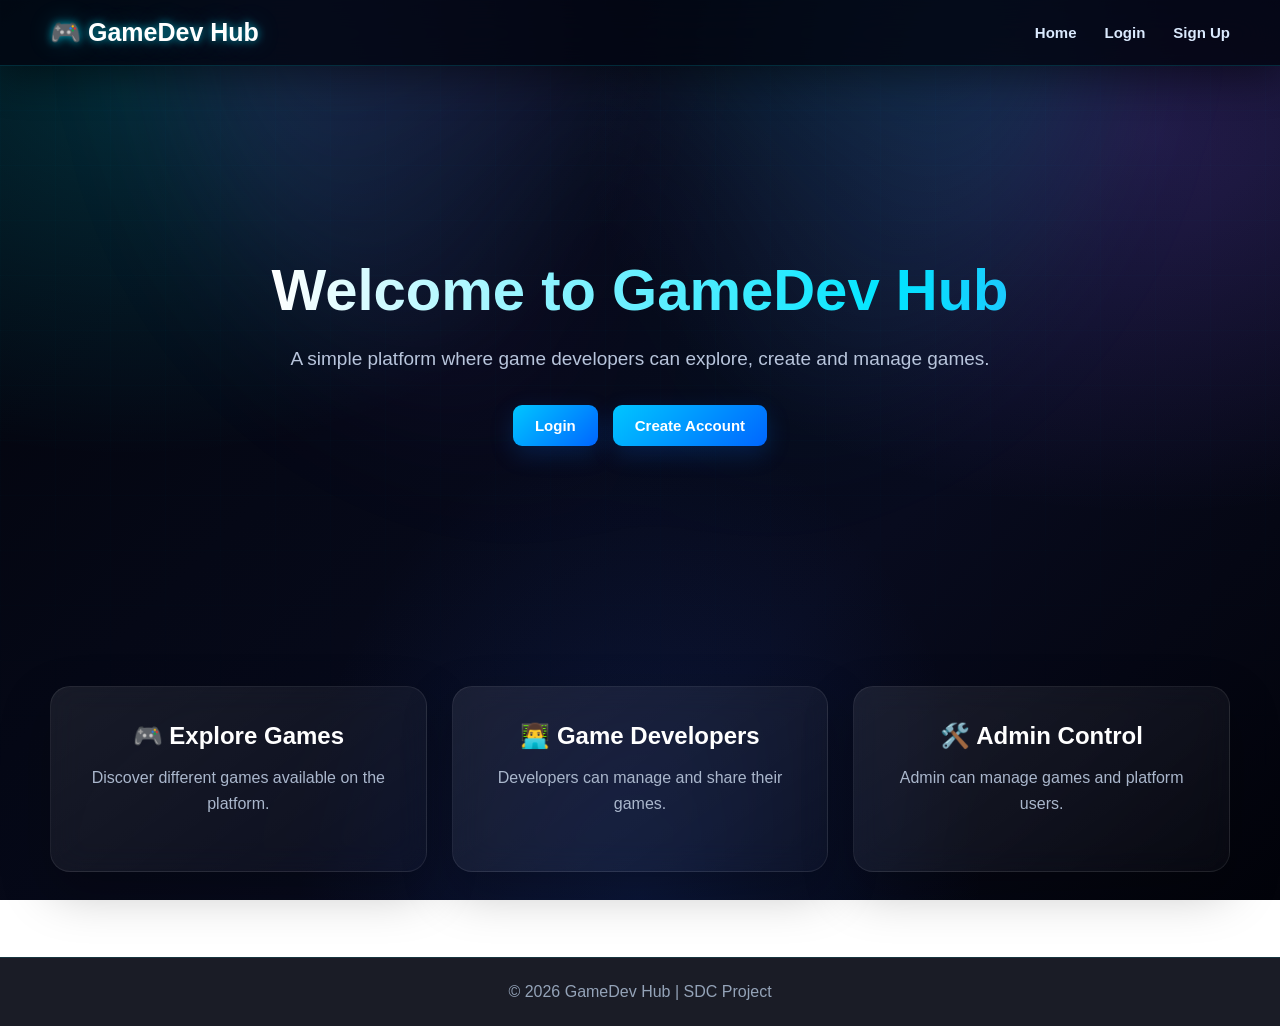
<file: index.html>
<!DOCTYPE html>
<html lang="en">
<head>
    <meta charset="UTF-8">
    <meta name="viewport" content="width=device-width, initial-scale=1.0">
    <title>GameDev Hub</title>
    <link rel="stylesheet" href="style.css">
</head>

<body>

    <header>
        <div class="logo">🎮 GameDev Hub</div>

        <nav>
            <a href="index.html">Home</a>
            <a href="login.html">Login</a>
            <a href="signup.html">Sign Up</a>
        </nav>
    </header>

    <main class="hero">

        <div class="hero-content">
            <h1>Welcome to GameDev Hub</h1>

            <p>
                A simple platform where game developers can
                explore, create and manage games.
            </p>

            <div class="buttons">
                <button onclick="goToLogin()">Login</button>
                <button onclick="goToSignup()">Create Account</button>
            </div>
        </div>

    </main>

    <section class="features">

        <div class="feature-card">
            <h2>🎮 Explore Games</h2>
            <p>Discover different games available on the platform.</p>
        </div>

        <div class="feature-card">
            <h2>👨‍💻 Game Developers</h2>
            <p>Developers can manage and share their games.</p>
        </div>

        <div class="feature-card">
            <h2>🛠️ Admin Control</h2>
            <p>Admin can manage games and platform users.</p>
        </div>

    </section>

    <footer>
        <p>© 2026 GameDev Hub | SDC Project</p>
    </footer>

    <script>
        function goToLogin() {
            window.location.href = "login.html";
        }

        function goToSignup() {
            window.location.href = "signup.html";
        }
    </script>

</body>
</html>
</file>
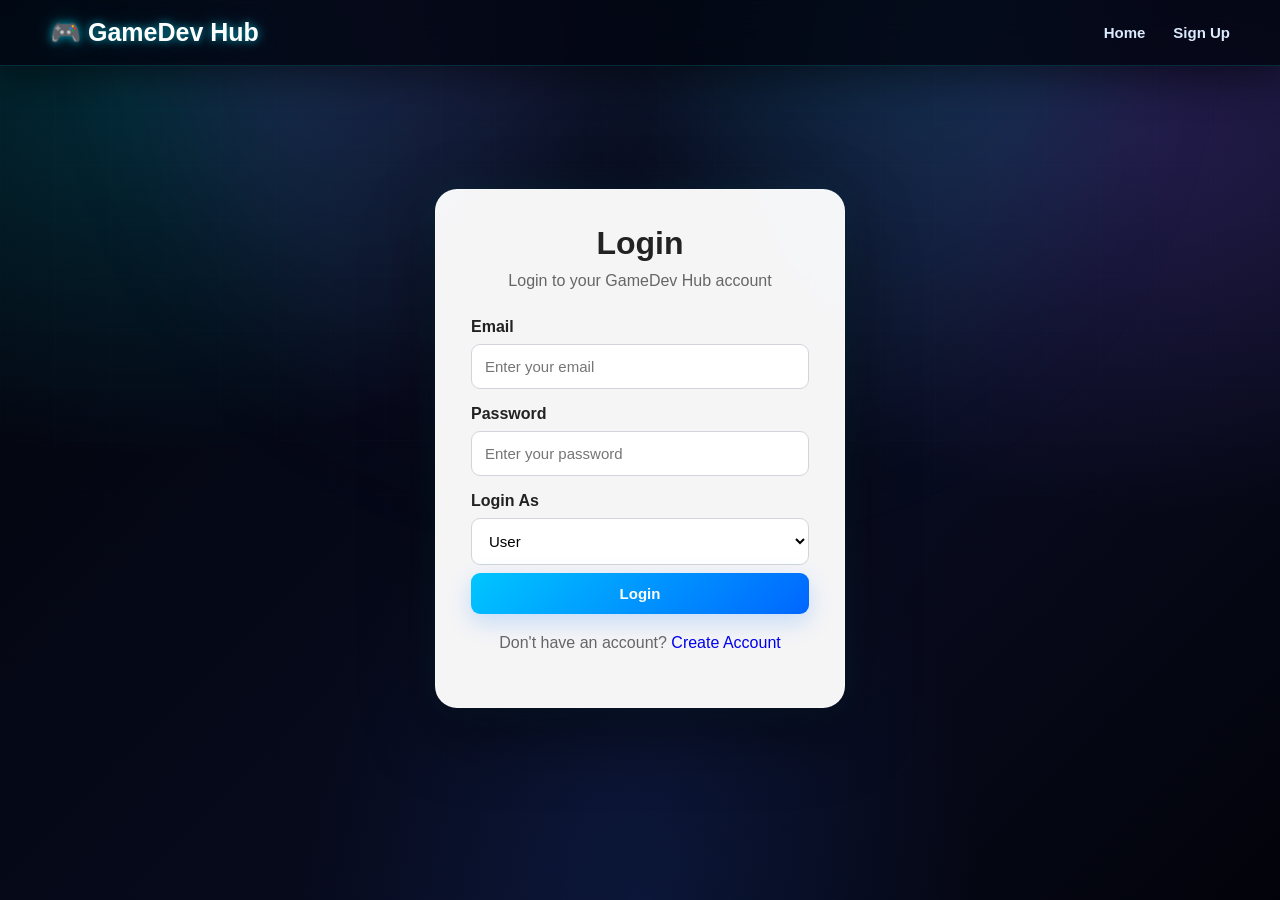
<file: admin.html>
<!DOCTYPE html>
<html lang="en">

<head>

    <meta charset="UTF-8">

    <meta name="viewport"
          content="width=device-width, initial-scale=1.0">

    <title>Admin Dashboard - GameDev Hub</title>

    <link rel="stylesheet" href="style.css">

</head>


<body>


<!-- =========================================
     HEADER
========================================= -->

<header>

    <div class="logo">
        🎮 GameDev Hub
    </div>

    <nav>

        <a href="admin.html">
            Dashboard
        </a>

        <a href="index.html"
           onclick="logout()">
            Logout
        </a>

    </nav>

</header>



<!-- =========================================
     ADMIN DASHBOARD
========================================= -->

<main class="admin-container">


    <!-- HEADER -->

    <div class="admin-heading">

        <div>

            <div class="admin-badge">
                ⚡ ADMIN CONTROL CENTER
            </div>

            <h1>
                Admin Dashboard
            </h1>

            <p>
                Manage games, tournaments and registered users.
            </p>

        </div>

    </div>



    <!-- =====================================
         STATS
    ====================================== -->

    <section class="admin-stats">


        <div class="stat-card">

            <div class="stat-icon">
                🎮
            </div>

            <div>

                <span>
                    Total Games
                </span>

                <strong id="gameCount">
                    0
                </strong>

            </div>

        </div>



        <div class="stat-card">

            <div class="stat-icon">
                🏆
            </div>

            <div>

                <span>
                    Tournaments
                </span>

                <strong id="matchCount">
                    0
                </strong>

            </div>

        </div>



        <div class="stat-card">

            <div class="stat-icon">
                👥
            </div>

            <div>

                <span>
                    Registered Users
                </span>

                <strong id="userCount">
                    0
                </strong>

            </div>

        </div>


    </section>



    <!-- =====================================
         ADMIN GRID
    ====================================== -->

    <section class="admin-grid">


        <!-- =================================
             ADD GAME
        ================================== -->

        <div class="admin-card">

            <div class="card-icon">
                🎮
            </div>

            <h2>
                Add New Game
            </h2>

            <p class="card-description">
                Add a new game to the GameDev Hub platform.
            </p>


            <form onsubmit="addGame(event)">


                <input
                    type="text"
                    id="gameName"
                    placeholder="Game Name"
                    required
                >


                <input
                    type="text"
                    id="developer"
                    placeholder="Developer Name"
                    required
                >


                <input
                    type="text"
                    id="genre"
                    placeholder="Genre"
                    required
                >


                <button type="submit">
                    ➕ Add Game
                </button>


            </form>

        </div>



        <!-- =================================
             CREATE MATCH
        ================================== -->

        <div class="admin-card match-admin-card">

            <div class="card-icon match-icon">
                🏆
            </div>

            <h2>
                Create Tournament
            </h2>

            <p class="card-description">
                Create a new gaming tournament with prize pool and venue.
            </p>


            <form onsubmit="createMatch(event)">


                <input
                    type="text"
                    id="matchName"
                    placeholder="Tournament Name"
                    required
                >


                <input
                    type="text"
                    id="matchGame"
                    placeholder="Game Name e.g. BGMI"
                    required
                >


                <div class="form-row">

                    <input
                        type="number"
                        id="prizePool"
                        placeholder="Prize Pool ₹"
                        min="0"
                        required
                    >


                    <input
                        type="number"
                        id="entryFee"
                        placeholder="Entry Fee ₹"
                        min="0"
                        required
                    >

                </div>


                <input
                    type="text"
                    id="venue"
                    placeholder="Venue"
                    required
                >


                <div class="form-row">

                    <input
                        type="date"
                        id="matchDate"
                        required
                    >


                    <input
                        type="time"
                        id="matchTime"
                        required
                    >

                </div>


                <input
                    type="number"
                    id="maxPlayers"
                    placeholder="Maximum Players"
                    min="1"
                    required
                >


                <button
                    type="submit"
                    class="create-match-btn">

                    🏆 Create Tournament

                </button>


            </form>

        </div>



        <!-- =================================
             GAMES
        ================================== -->

        <div class="admin-card">

            <div class="card-icon">
                🎮
            </div>

            <h2>
                Available Games
            </h2>

            <div id="gameList">

            </div>

        </div>



        <!-- =================================
             MATCHES
        ================================== -->

        <div class="admin-card">

            <div class="card-icon">
                🏆
            </div>

            <h2>
                Tournaments
            </h2>

            <div id="matchList">

            </div>

        </div>



        <!-- =================================
             USERS
        ================================== -->

        <div class="admin-card admin-wide">

            <div class="card-icon">
                👥
            </div>

            <h2>
                Registered Users
            </h2>

            <div id="userList">

            </div>

        </div>


    </section>


</main>



<!-- =========================================
     FOOTER
========================================= -->

<footer>

    <p>
        © 2026 GameDev Hub | SDC Project
    </p>

</footer>



<script src="script.js"></script>


</body>

</html>
</file>
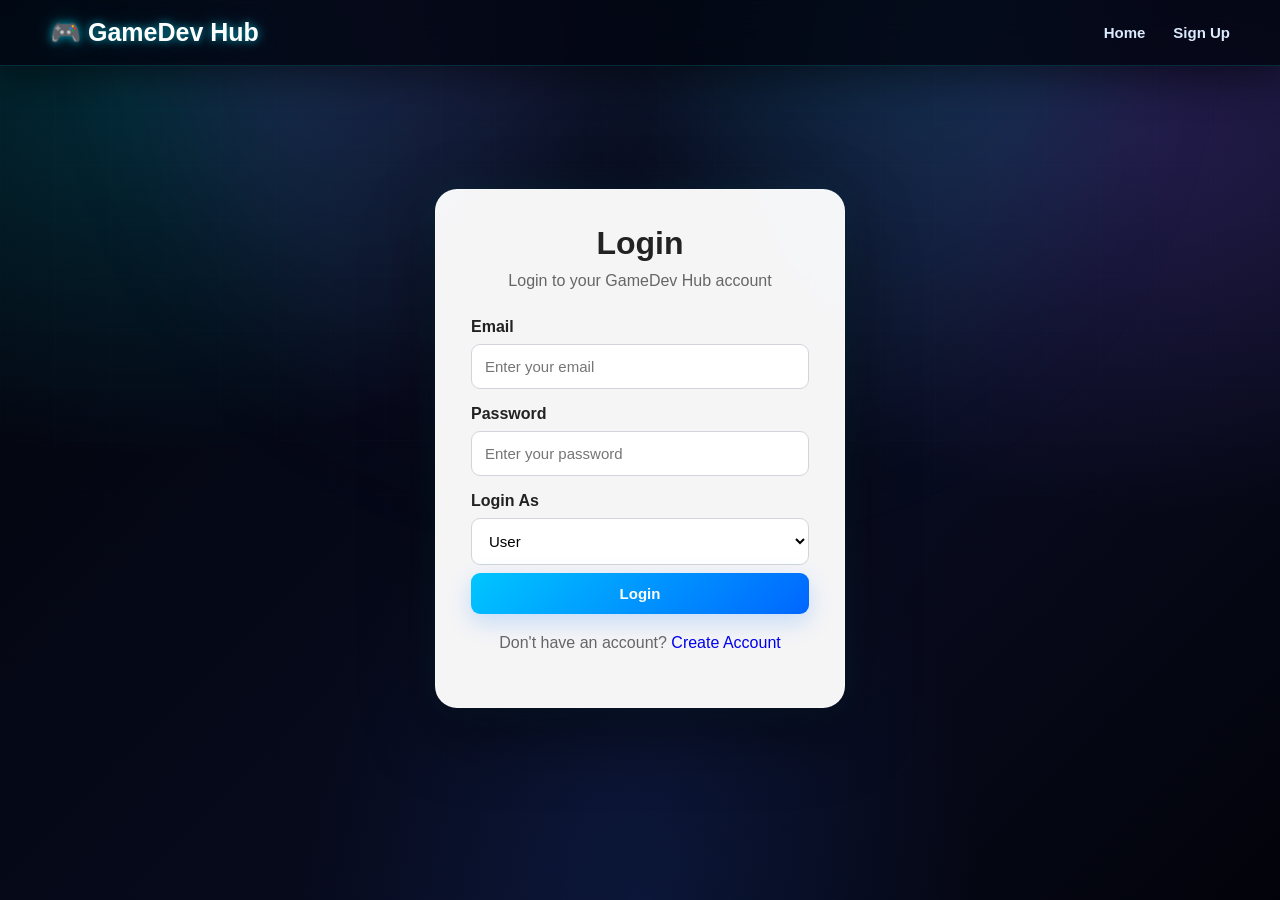
<file: games.html>
<!DOCTYPE html>
<html lang="en">

<head>

    <meta charset="UTF-8">

    <meta name="viewport"
          content="width=device-width, initial-scale=1.0">

    <title>
        Games & Matches - GameDev Hub
    </title>

    <link rel="stylesheet"
          href="style.css">

</head>


<body>


<!-- =========================================
     HEADER
========================================= -->

<header>

    <div class="logo">
        🎮 GameDev Hub
    </div>


    <nav>

        <a href="user.html">
            Dashboard
        </a>

        <a href="games.html"
           class="active-link">
            Games & Matches
        </a>

        <a href="#"
           onclick="logout()">
            Logout
        </a>

    </nav>

</header>



<!-- =========================================
     MAIN
========================================= -->

<main class="games-container">


    <!-- =====================================
         HERO
    ====================================== -->

    <section class="games-hero">

        <div class="hero-small-badge">
            ⚡ GAMEDEV HUB ARENA
        </div>


        <h1>
            Games
            <span>&</span>
            Tournaments
        </h1>


        <p>
            Discover games, join tournaments and compete for amazing prizes.
        </p>


        <div class="hero-stats">

            <div>
                <strong>
                    🎮
                </strong>

                <span>
                    Games
                </span>
            </div>


            <div>
                <strong>
                    🏆
                </strong>

                <span>
                    Tournaments
                </span>
            </div>


            <div>
                <strong>
                    ⚡
                </strong>

                <span>
                    Compete
                </span>
            </div>

        </div>

    </section>



    <!-- =====================================
         SEARCH
    ====================================== -->

    <div class="search-box">

        <span class="search-icon">
            🔍
        </span>

        <input
            type="text"
            id="search"
            placeholder="Search games, tournaments or venues..."
            onkeyup="searchGames()"
        >

    </div>



    <!-- =====================================
         GAMES SECTION
    ====================================== -->

    <section class="content-section">


        <div class="section-title">

            <div>

                <div class="section-label">
                    🎮 GAME LIBRARY
                </div>

                <h2>
                    Available Games
                </h2>

                <p>
                    Explore games available on GameDev Hub.
                </p>

            </div>

        </div>


        <section
            class="games-grid"
            id="gamesGrid">

        </section>


    </section>



    <!-- =====================================
         TOURNAMENT SECTION
    ====================================== -->

    <section class="content-section tournament-section">


        <div class="section-title">

            <div>

                <div class="section-label tournament-label">
                    🏆 COMPETITIVE ARENA
                </div>

                <h2>
                    Live Tournaments
                </h2>

                <p>
                    Compete, win and take home the prize!
                </p>

            </div>


            <div class="live-badge">

                <span class="live-dot">
                    ●
                </span>

                LIVE EVENTS

            </div>

        </div>



        <!-- MATCHES -->

        <section
            class="matches-grid"
            id="matchesGrid">

        </section>


    </section>


</main>



<!-- =========================================
     FOOTER
========================================= -->

<footer>

    <p>
        © 2026 GameDev Hub | SDC Project
    </p>

</footer>



<script src="script.js"></script>


</body>

</html>
</file>
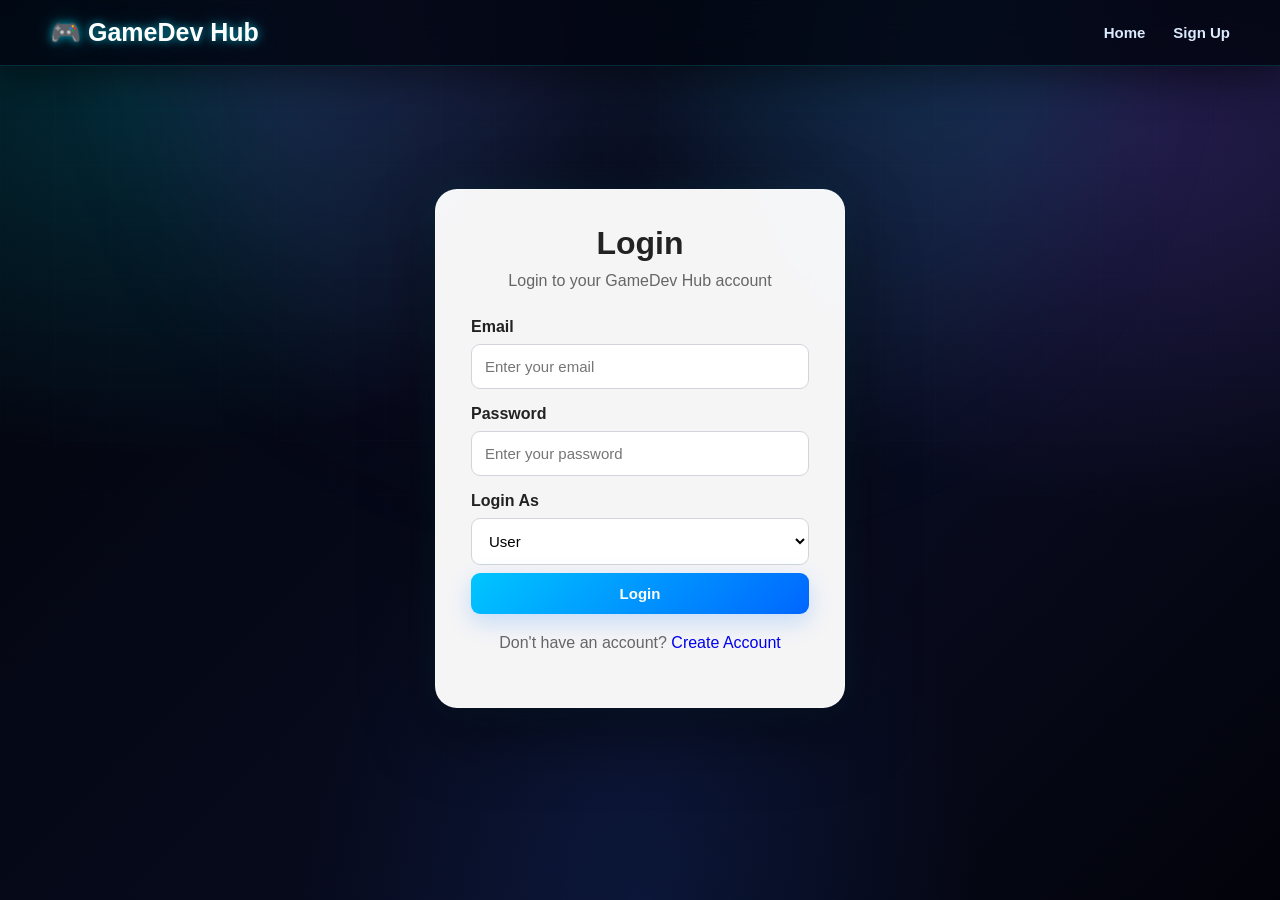
<file: login.html>
<!DOCTYPE html>
<html lang="en">
<head>
    <meta charset="UTF-8">
    <meta name="viewport" content="width=device-width, initial-scale=1.0">

    <title>Login - GameDev Hub</title>

    <link rel="stylesheet" href="style.css">
</head>

<body>

    <header>
        <div class="logo">🎮 GameDev Hub</div>

        <nav>
            <a href="index.html">Home</a>
            <a href="signup.html">Sign Up</a>
        </nav>
    </header>


    <main class="login-container">

        <div class="login-box">

            <h1>Login</h1>

            <p>Login to your GameDev Hub account</p>

            <form onsubmit="login(event)">

                <label>Email</label>

                <input
                    type="email"
                    id="email"
                    placeholder="Enter your email"
                    required
                >


                <label>Password</label>

                <input
                    type="password"
                    id="password"
                    placeholder="Enter your password"
                    required
                >


                <label>Login As</label>

                <select id="role">

                    <option value="user">User</option>

                    <option value="admin">Admin</option>

                </select>


                <button type="submit">
                    Login
                </button>

            </form>

            <p id="message"></p>

            <p>
                Don't have an account?
                <a href="signup.html">Create Account</a>
            </p>

        </div>

    </main>


    <script>

        function login(event) {

            event.preventDefault();

            let email = document.getElementById("email").value;
            let password = document.getElementById("password").value;
            let role = document.getElementById("role").value;

            /*
                ADMIN LOGIN
            */

            if (
                role === "admin" &&
                email === "admin@gmail.com" &&
                password === "admin123"
            ) {

                localStorage.setItem("loggedIn", "true");

                localStorage.setItem("role", "admin");

                localStorage.setItem("userEmail", email);

                window.location.href = "admin.html";

                return;
            }


            /*
                USER LOGIN
            */

            let users = JSON.parse(
                localStorage.getItem("users")
            ) || [];


            let user = users.find(function(account) {

                return (
                    account.email === email &&
                    account.password === password
                );

            });


            if (role === "user" && user) {

                localStorage.setItem("loggedIn", "true");

                localStorage.setItem("role", "user");

                localStorage.setItem("userEmail", email);

                window.location.href = "user.html";

            }

            else {

                document.getElementById("message").innerText =
                    "Invalid email, password or role.";

                document.getElementById("message").style.color =
                    "red";

            }

        }

    </script>

</body>
</html>
</file>
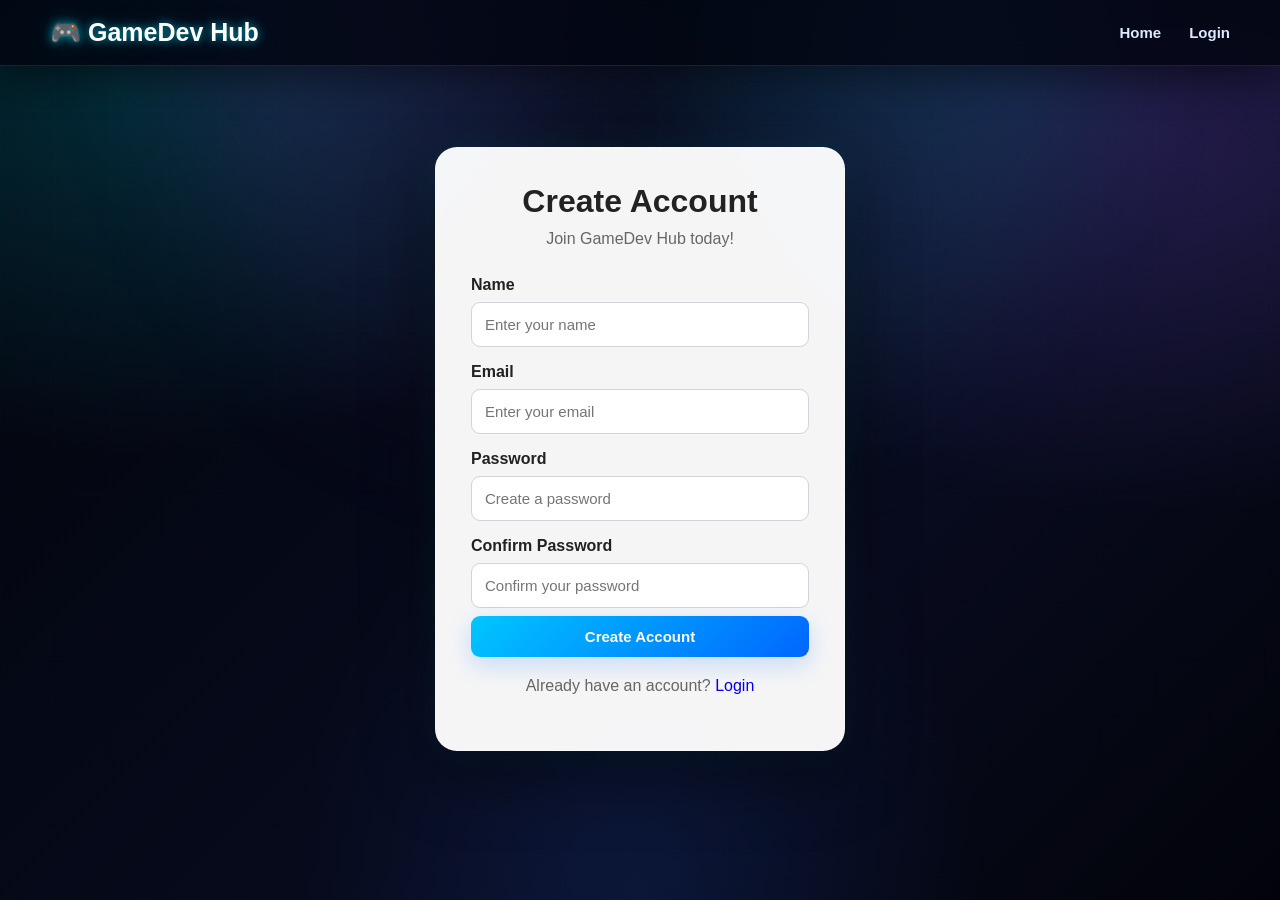
<file: signup.html>
<!DOCTYPE html>
<html lang="en">

<head>
    <meta charset="UTF-8">
    <meta name="viewport" content="width=device-width, initial-scale=1.0">

    <title>Sign Up - GameDev Hub</title>

    <link rel="stylesheet" href="style.css">
</head>

<body>

    <!-- HEADER -->

    <header>

        <div class="logo">
            🎮 GameDev Hub
        </div>

        <nav>
            <a href="index.html">Home</a>
            <a href="login.html">Login</a>
        </nav>

    </header>


    <!-- SIGNUP -->

    <main class="login-container">

        <div class="login-box">

            <h1>Create Account</h1>

            <p>Join GameDev Hub today!</p>


            <form onsubmit="signup(event)">

                <label>Name</label>

                <input
                    type="text"
                    id="name"
                    placeholder="Enter your name"
                    required
                >


                <label>Email</label>

                <input
                    type="email"
                    id="email"
                    placeholder="Enter your email"
                    required
                >


                <label>Password</label>

                <input
                    type="password"
                    id="password"
                    placeholder="Create a password"
                    required
                >


                <label>Confirm Password</label>

                <input
                    type="password"
                    id="confirmPassword"
                    placeholder="Confirm your password"
                    required
                >


                <button type="submit">
                    Create Account
                </button>

            </form>


            <p id="message"></p>


            <p>
                Already have an account?
                <a href="login.html">Login</a>
            </p>

        </div>

    </main>


    <script>

        function signup(event) {

            event.preventDefault();


            let name =
                document.getElementById("name").value;

            let email =
                document.getElementById("email").value;

            let password =
                document.getElementById("password").value;

            let confirmPassword =
                document.getElementById("confirmPassword").value;


            /*
                CHECK PASSWORD
            */

            if (password !== confirmPassword) {

                document.getElementById("message").innerText =
                    "Passwords do not match.";

                document.getElementById("message").style.color =
                    "red";

                return;
            }


            /*
                GET EXISTING USERS
            */

            let users =
                JSON.parse(
                    localStorage.getItem("users")
                ) || [];


            /*
                CHECK EXISTING EMAIL
            */

            let existingUser =
                users.find(function(user) {

                    return user.email === email;

                });


            if (existingUser) {

                document.getElementById("message").innerText =
                    "Email already registered.";

                document.getElementById("message").style.color =
                    "red";

                return;
            }


            /*
                CREATE USER
            */

            let newUser = {

                name: name,

                email: email,

                password: password

            };


            users.push(newUser);


            /*
                SAVE TO LOCAL STORAGE
            */

            localStorage.setItem(
                "users",
                JSON.stringify(users)
            );


            document.getElementById("message").innerText =
                "Account created successfully!";

            document.getElementById("message").style.color =
                "green";


            /*
                GO TO LOGIN
            */

            setTimeout(function() {

                window.location.href =
                    "login.html";

            }, 1000);

        }

    </script>

</body>

</html>
</file>
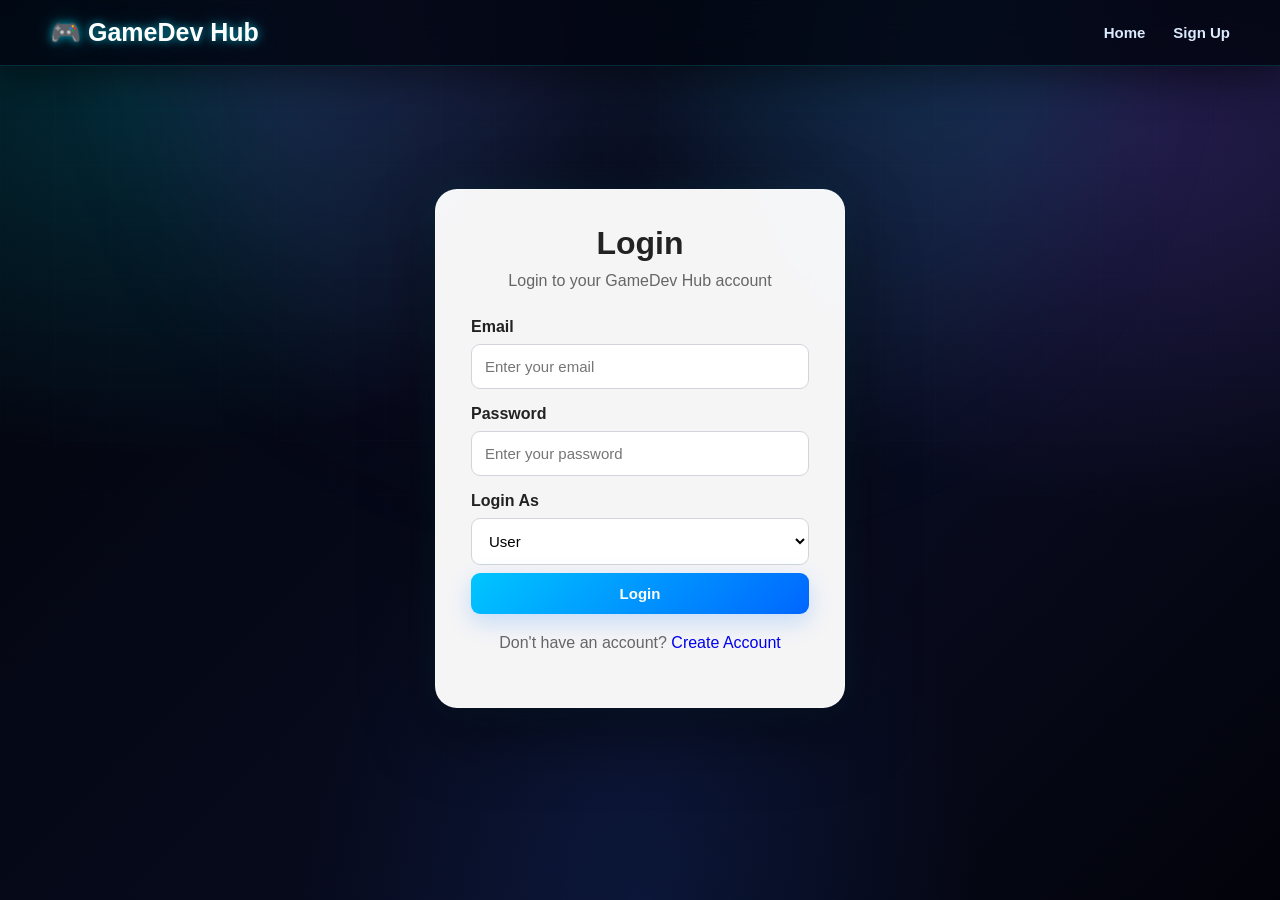
<file: user.html>
<!DOCTYPE html>
<html lang="en">

<head>

    <meta charset="UTF-8">

    <meta name="viewport"
          content="width=device-width, initial-scale=1.0">

    <title>User Dashboard - GameDev Hub</title>

    <link rel="stylesheet" href="style.css">

</head>


<body>


    <!-- HEADER -->

    <header>

        <div class="logo">
            🎮 GameDev Hub
        </div>

        <nav>

            <a href="user.html">
                Dashboard
            </a>

            <a href="games.html">
                Games
            </a>

            <a href="#" onclick="logout()">
                Logout
            </a>

        </nav>

    </header>


    <!-- USER DASHBOARD -->

    <main class="user-container">

        <div class="welcome-box">

            <h1>
                Welcome, <span id="userName"></span>! 👋
            </h1>

            <p>
                Welcome to your GameDev Hub dashboard.
            </p>

            <button onclick="viewGames()">
                Explore Games
            </button>

        </div>


        <!-- USER FEATURES -->

        <section class="user-features">


            <div class="feature-card">

                <div class="big-icon">
                    🎮
                </div>

                <h2>Browse Games</h2>

                <p>
                    Explore games available on the platform.
                </p>

                <button onclick="viewGames()">
                    View Games
                </button>

            </div>


            <div class="feature-card">

                <div class="big-icon">
                    👨‍💻
                </div>

                <h2>Game Developers</h2>

                <p>
                    Discover games created by developers.
                </p>

            </div>


            <div class="feature-card">

                <div class="big-icon">
                    ⭐
                </div>

                <h2>Game Collection</h2>

                <p>
                    Find interesting games to explore.
                </p>

            </div>


        </section>

    </main>


    <script>


        /*
            CHECK LOGIN
        */

        if (
            localStorage.getItem("loggedIn") !== "true" ||
            localStorage.getItem("role") !== "user"
        ) {

            window.location.href =
                "login.html";

        }


        /*
            SHOW USER NAME
        */

        let email =
            localStorage.getItem("userEmail");


        let users =
            JSON.parse(
                localStorage.getItem("users")
            ) || [];


        let user =
            users.find(function(account) {

                return account.email === email;

            });


        if (user) {

            document.getElementById("userName").innerText =
                user.name;

        }


        /*
            GO TO GAMES
        */

        function viewGames() {

            window.location.href =
                "games.html";

        }


        /*
            LOGOUT
        */

        function logout() {

            localStorage.removeItem("loggedIn");

            localStorage.removeItem("role");

            localStorage.removeItem("userEmail");

            window.location.href =
                "index.html";

        }

    </script>


</body>

</html>
</file>
<file: style.css>
/* =====================================================
   GAMEDEV HUB
   PREMIUM ESPORTS / GAMING UI
===================================================== */


/* =====================================================
   RESET
===================================================== */

* {

    margin: 0;

    padding: 0;

    box-sizing: border-box;

}


html {

    scroll-behavior: smooth;

}


body {

    font-family:
        Arial,
        Helvetica,
        sans-serif;

    min-height: 100vh;

    color: #ffffff;

    overflow-x: hidden;

    position: relative;

    background:

        radial-gradient(
            ellipse at 10% 10%,
            rgba(0, 229, 255, 0.17),
            transparent 32%
        ),

        radial-gradient(
            ellipse at 90% 15%,
            rgba(139, 92, 246, 0.20),
            transparent 35%
        ),

        radial-gradient(
            ellipse at 50% 100%,
            rgba(37, 99, 235, 0.14),
            transparent 38%
        ),

        linear-gradient(
            135deg,
            #02030a 0%,
            #050816 35%,
            #080b1e 65%,
            #02030a 100%
        );

    background-attachment:
        fixed;

}


a {

    text-decoration: none;

}


/* =====================================================
   FUTURISTIC GRID
===================================================== */

body::before {

    content: "";

    position: fixed;

    inset: 0;

    pointer-events: none;

    z-index: -5;

    opacity: 0.30;

    background-image:

        linear-gradient(
            rgba(0, 229, 255, 0.06) 1px,
            transparent 1px
        ),

        linear-gradient(
            90deg,
            rgba(0, 229, 255, 0.06) 1px,
            transparent 1px
        );

    background-size:
        55px 55px;

    mask-image:
        linear-gradient(
            to bottom,
            black 0%,
            rgba(0,0,0,0.7) 55%,
            transparent 100%
        );

}


/* =====================================================
   MOVING AURORA
===================================================== */

body::after {

    content: "";

    position: fixed;

    width: 900px;

    height: 900px;

    top: -430px;

    left: 50%;

    transform:
        translateX(-50%);

    border-radius: 50%;

    pointer-events: none;

    z-index: -4;

    background:

        conic-gradient(
            from 0deg,
            transparent,
            rgba(0,229,255,0.13),
            transparent,
            rgba(139,92,246,0.16),
            transparent
        );

    filter:
        blur(70px);

    animation:
        aurora 20s linear infinite;

}


@keyframes aurora {

    0% {

        transform:
            translateX(-50%)
            rotate(0deg)
            scale(1);

    }

    50% {

        transform:
            translateX(-50%)
            rotate(180deg)
            scale(1.15);

    }

    100% {

        transform:
            translateX(-50%)
            rotate(360deg)
            scale(1);

    }

}


/* =====================================================
   HEADER
===================================================== */

header {

    display:
        flex;

    justify-content:
        space-between;

    align-items:
        center;

    padding:
        18px 50px;

    background:
        rgba(2,4,15,0.80);

    backdrop-filter:
        blur(20px);

    -webkit-backdrop-filter:
        blur(20px);

    border-bottom:
        1px solid
        rgba(0,229,255,0.16);

    box-shadow:
        0 10px 40px
        rgba(0,0,0,0.45);

    position:
        sticky;

    top:
        0;

    z-index:
        1000;

}


.logo {

    font-size:
        25px;

    font-weight:
        bold;

    color:
        #ffffff;

    text-shadow:

        0 0 8px
        rgba(0,229,255,0.65),

        0 0 25px
        rgba(0,229,255,0.25);

    animation:
        logoGlow 3s ease-in-out infinite;

}


@keyframes logoGlow {

    0%,
    100% {

        text-shadow:
            0 0 8px
            rgba(0,229,255,0.5);

    }

    50% {

        text-shadow:

            0 0 10px
            rgba(0,229,255,0.9),

            0 0 30px
            rgba(0,229,255,0.45);

    }

}


nav {

    display:
        flex;

    gap:
        28px;

    align-items:
        center;

}


nav a {

    color:
        #dbeafe;

    font-size:
        15px;

    font-weight:
        600;

    position:
        relative;

    transition:
        0.3s;

}


nav a::after {

    content:
        "";

    position:
        absolute;

    width:
        0;

    height:
        2px;

    left:
        0;

    bottom:
        -7px;

    background:
        #00e5ff;

    box-shadow:
        0 0 10px
        #00e5ff;

    transition:
        0.3s;

}


nav a:hover {

    color:
        #00e5ff;

}


nav a:hover::after,
nav .active-link::after {

    width:
        100%;

}


/* =====================================================
   BUTTONS
===================================================== */

button {

    border:
        none;

    padding:
        12px 22px;

    border-radius:
        9px;

    cursor:
        pointer;

    color:
        white;

    font-size:
        15px;

    font-weight:
        700;

    background:

        linear-gradient(
            135deg,
            #00c6ff,
            #0066ff
        );

    box-shadow:

        0 8px 25px
        rgba(0,114,255,0.20);

    transition:
        0.3s;

}


button:hover {

    transform:
        translateY(-3px);

    box-shadow:

        0 12px 35px
        rgba(0,198,255,0.30);

}


button:disabled {

    cursor:
        not-allowed;

    opacity:
        0.7;

    transform:
        none;

    box-shadow:
        none;

}


/* =====================================================
   HOME
===================================================== */

.hero {

    min-height:
        570px;

    display:
        flex;

    justify-content:
        center;

    align-items:
        center;

    text-align:
        center;

    padding:
        50px 25px;

}


.hero-content {

    max-width:
        850px;

}


.hero h1 {

    font-size:
        58px;

    margin-bottom:
        20px;

    background:

        linear-gradient(
            90deg,
            #ffffff,
            #00e5ff,
            #8b5cf6,
            #ffffff
        );

    background-size:
        250% auto;

    -webkit-background-clip:
        text;

    background-clip:
        text;

    -webkit-text-fill-color:
        transparent;

    animation:
        titleShine 5s linear infinite;

}


@keyframes titleShine {

    0% {

        background-position:
            0% center;

    }

    100% {

        background-position:
            250% center;

    }

}


.hero p {

    color:
        #b8c5dc;

    font-size:
        19px;

    line-height:
        1.7;

    margin-bottom:
        30px;

}


.buttons {

    display:
        flex;

    justify-content:
        center;

    gap:
        15px;

    flex-wrap:
        wrap;

}


/* =====================================================
   FEATURES
===================================================== */

.features {

    display:
        grid;

    grid-template-columns:
        repeat(3,1fr);

    gap:
        25px;

    padding:
        50px;

    max-width:
        1400px;

    margin:
        auto;

}


.feature-card {

    background:

        linear-gradient(
            145deg,
            rgba(255,255,255,0.08),
            rgba(255,255,255,0.025)
        );

    padding:
        35px;

    border-radius:
        20px;

    text-align:
        center;

    border:
        1px solid
        rgba(255,255,255,0.08);

    backdrop-filter:
        blur(15px);

    box-shadow:
        0 20px 50px
        rgba(0,0,0,0.25);

    transition:
        0.35s;

}


.feature-card:hover {

    transform:
        translateY(-10px);

    border-color:
        rgba(0,229,255,0.35);

    box-shadow:

        0 25px 60px
        rgba(0,0,0,0.35),

        0 0 30px
        rgba(0,229,255,0.08);

}


.feature-card h2 {

    margin-bottom:
        15px;

}


.feature-card p {

    color:
        #aab7cc;

    line-height:
        1.6;

    margin-bottom:
        20px;

}


/* =====================================================
   LOGIN
===================================================== */

.login-container {

    min-height:
        85vh;

    display:
        flex;

    justify-content:
        center;

    align-items:
        center;

    padding:
        30px;

}


.login-box {

    width:
        410px;

    max-width:
        100%;

    padding:
        35px;

    border-radius:
        22px;

    background:
        rgba(255,255,255,0.96);

    color:
        #222;

    box-shadow:

        0 25px 70px
        rgba(0,0,0,0.45),

        0 0 35px
        rgba(0,229,255,0.08);

    border:
        1px solid
        rgba(255,255,255,0.3);

    backdrop-filter:
        blur(20px);

}


.login-box h1 {

    text-align:
        center;

    margin-bottom:
        10px;

}


.login-box > p {

    text-align:
        center;

    color:
        #666;

    margin-bottom:
        20px;

}


.login-box form {

    display:
        flex;

    flex-direction:
        column;

    gap:
        8px;

}


.login-box label {

    font-weight:
        bold;

    margin-top:
        8px;

}


input,
select {

    width:
        100%;

    padding:
        13px;

    border:
        1px solid
        #d1d5db;

    border-radius:
        9px;

    font-size:
        15px;

    outline:
        none;

    background:
        #ffffff;

    transition:
        0.3s;

}


input:focus,
select:focus {

    border-color:
        #00bcd4;

    box-shadow:
        0 0 0 3px
        rgba(0,188,212,0.12);

}


/* =====================================================
   ADMIN
===================================================== */

.admin-container {

    max-width:
        1500px;

    margin:
        auto;

    padding:
        45px 55px;

}


.admin-heading {

    margin-bottom:
        30px;

}


.admin-heading h1 {

    font-size:
        40px;

    margin:
        12px 0 8px;

}


.admin-heading p {

    color:
        #94a3b8;

}


.admin-badge {

    display:
        inline-block;

    padding:
        8px 14px;

    border-radius:
        30px;

    font-size:
        11px;

    font-weight:
        bold;

    letter-spacing:
        1px;

    background:
        rgba(0,229,255,0.10);

    color:
        #67e8f9;

    border:
        1px solid
        rgba(0,229,255,0.25);

}


/* =====================================================
   ADMIN STATS
===================================================== */

.admin-stats {

    display:
        grid;

    grid-template-columns:
        repeat(3,1fr);

    gap:
        20px;

    margin-bottom:
        28px;

}


.stat-card {

    display:
        flex;

    align-items:
        center;

    gap:
        15px;

    padding:
        20px;

    border-radius:
        18px;

    background:

        linear-gradient(
            135deg,
            rgba(255,255,255,0.08),
            rgba(255,255,255,0.025)
        );

    border:
        1px solid
        rgba(255,255,255,0.08);

    backdrop-filter:
        blur(15px);

}


.stat-icon {

    width:
        52px;

    height:
        52px;

    display:
        flex;

    justify-content:
        center;

    align-items:
        center;

    border-radius:
        14px;

    background:
        rgba(0,229,255,0.10);

    font-size:
        25px;

}


.stat-card span {

    display:
        block;

    color:
        #94a3b8;

    font-size:
        12px;

    margin-bottom:
        4px;

}


.stat-card strong {

    font-size:
        26px;

}


/* =====================================================
   ADMIN GRID
===================================================== */

.admin-grid {

    display:
        grid;

    grid-template-columns:
        repeat(2,1fr);

    gap:
        25px;

}


.admin-card {

    background:

        linear-gradient(
            145deg,
            rgba(255,255,255,0.97),
            rgba(242,248,255,0.95)
        );

    color:
        #222;

    padding:
        28px;

    border-radius:
        20px;

    border:
        1px solid
        rgba(255,255,255,0.20);

    box-shadow:

        0 20px 55px
        rgba(0,0,0,0.30);

    transition:
        0.3s;

}


.admin-card:hover {

    transform:
        translateY(-4px);

    box-shadow:

        0 25px 65px
        rgba(0,0,0,0.35);

}


.admin-wide {

    grid-column:
        1 / -1;

}


.admin-card h2 {

    margin-bottom:
        8px;

}


.card-icon {

    width:
        55px;

    height:
        55px;

    display:
        flex;

    align-items:
        center;

    justify-content:
        center;

    border-radius:
        15px;

    background:
        linear-gradient(
            135deg,
            #e0faff,
            #ede9fe
        );

    font-size:
        27px;

    margin-bottom:
        15px;

}


.card-description {

    color:
        #6b7280;

    line-height:
        1.5;

    margin-bottom:
        20px;

}


.admin-card form {

    display:
        flex;

    flex-direction:
        column;

    gap:
        10px;

}


.form-row {

    display:
        grid;

    grid-template-columns:
        1fr 1fr;

    gap:
        10px;

}


.create-match-btn {

    background:

        linear-gradient(
            135deg,
            #7c3aed,
            #2563eb
        );

}


.create-match-btn:hover {

    box-shadow:
        0 12px 35px
        rgba(124,58,237,0.30);

}


/* =====================================================
   GAME ITEMS ADMIN
===================================================== */

.game-item {

    display:
        flex;

    align-items:
        center;

    gap:
        12px;

    background:
        #f4f7fa;

    padding:
        14px;

    margin-bottom:
        10px;

    border-radius:
        12px;

    border:
        1px solid
        #e5e7eb;

}


.item-icon {

    width:
        42px;

    height:
        42px;

    display:
        flex;

    align-items:
        center;

    justify-content:
        center;

    border-radius:
        10px;

    background:
        #e0f7ff;

}


.item-info {

    flex:
        1;

}


.item-info h3 {

    margin-bottom:
        4px;

}


.item-info p {

    color:
        #6b7280;

    font-size:
        13px;

}


.item-info span {

    display:
        inline-block;

    margin-top:
        5px;

    padding:
        4px 8px;

    background:
        #e0f2fe;

    color:
        #0369a1;

    border-radius:
        20px;

    font-size:
        10px;

    font-weight:
        bold;

}


.delete-button {

    padding:
        9px 12px;

    background:
        linear-gradient(
            135deg,
            #ef4444,
            #dc2626
        );

    font-size:
        12px;

}


.full-delete {

    width:
        100%;

    margin-top:
        12px;

}


.empty-admin {

    text-align:
        center;

    padding:
        25px;

    color:
        #9ca3af;

}


.empty-admin div {

    font-size:
        35px;

    margin-bottom:
        8px;

}


/* =====================================================
   ADMIN MATCH
===================================================== */

.admin-match-item {

    padding:
        16px;

    margin-bottom:
        12px;

    border-radius:
        14px;

    background:
        linear-gradient(
            135deg,
            #f0f9ff,
            #f5f3ff
        );

    border:
        1px solid
        #e0e7ff;

}


.admin-match-top {

    display:
        flex;

    align-items:
        center;

    gap:
        12px;

}


.admin-match-top h3 {

    margin-bottom:
        3px;

}


.admin-match-top span {

    color:
        #6366f1;

    font-size:
        12px;

    font-weight:
        bold;

}


.admin-match-details {

    display:
        grid;

    grid-template-columns:
        1fr 1fr;

    gap:
        8px;

    margin-top:
        15px;

}


.admin-match-details p {

    color:
        #6b7280;

    font-size:
        12px;

}


/* =====================================================
   USERS
===================================================== */

.user-item {

    display:
        flex;

    align-items:
        center;

    gap:
        12px;

    padding:
        13px;

    margin-bottom:
        9px;

    background:
        #f4f7fa;

    border-radius:
        12px;

}


.user-avatar {

    width:
        43px;

    height:
        43px;

    display:
        flex;

    align-items:
        center;

    justify-content:
        center;

    border-radius:
        50%;

    color:
        white;

    font-weight:
        bold;

    background:
        linear-gradient(
            135deg,
            #00bcd4,
            #7c3aed
        );

}


.user-item strong {

    display:
        block;

}


.user-item span {

    display:
        block;

    color:
        #6b7280;

    font-size:
        12px;

    margin-top:
        3px;

}


/* =====================================================
   GAMES PAGE
===================================================== */

.games-container {

    max-width:
        1500px;

    margin:
        auto;

    padding:
        35px 55px 60px;

    position:
        relative;

}


.games-container::before {

    content:
        "";

    position:
        fixed;

    width:
        320px;

    height:
        320px;

    left:
        -160px;

    top:
        35%;

    border-radius:
        50%;

    background:
        radial-gradient(
            circle,
            rgba(0,229,255,0.18),
            transparent 70%
        );

    filter:
        blur(30px);

    pointer-events:
        none;

    z-index:
        -2;

    animation:
        floatGlow 7s ease-in-out infinite;

}


.games-container::after {

    content:
        "";

    position:
        fixed;

    width:
        350px;

    height:
        350px;

    right:
        -170px;

    bottom:
        10%;

    border-radius:
        50%;

    background:
        radial-gradient(
            circle,
            rgba(139,92,246,0.20),
            transparent 70%
        );

    filter:
        blur(35px);

    pointer-events:
        none;

    z-index:
        -2;

    animation:
        floatGlow 9s ease-in-out infinite reverse;

}


@keyframes floatGlow {

    0%,
    100% {

        transform:
            translateY(0)
            scale(1);

    }

    50% {

        transform:
            translateY(-45px)
            scale(1.15);

    }

}


/* =====================================================
   GAMES HERO
===================================================== */

.games-hero {

    text-align:
        center;

    padding:
        45px 20px 35px;

}


.hero-small-badge {

    display:
        inline-block;

    padding:
        8px 16px;

    border-radius:
        30px;

    color:
        #67e8f9;

    font-size:
        11px;

    font-weight:
        bold;

    letter-spacing:
        1.5px;

    background:
        rgba(0,229,255,0.08);

    border:
        1px solid
        rgba(0,229,255,0.25);

    box-shadow:
        0 0 25px
        rgba(0,229,255,0.08);

    margin-bottom:
        18px;

}


.games-hero h1 {

    font-size:
        55px;

    line-height:
        1.15;

    margin-bottom:
        15px;

    background:

        linear-gradient(
            90deg,
            #ffffff,
            #00e5ff,
            #8b5cf6,
            #ffffff
        );

    background-size:
        250% auto;

    -webkit-background-clip:
        text;

    background-clip:
        text;

    -webkit-text-fill-color:
        transparent;

    animation:
        titleShine 5s linear infinite;

}


.games-hero h1 span {

    color:
        #00e5ff;

}


.games-hero p {

    color:
        #94a3b8;

    font-size:
        17px;

}


.hero-stats {

    display:
        flex;

    justify-content:
        center;

    gap:
        15px;

    margin-top:
        28px;

}


.hero-stats div {

    min-width:
        100px;

    padding:
        12px 18px;

    border-radius:
        12px;

    background:
        rgba(255,255,255,0.04);

    border:
        1px solid
        rgba(255,255,255,0.07);

}


.hero-stats strong {

    display:
        block;

    font-size:
        20px;

    margin-bottom:
        4px;

}


.hero-stats span {

    color:
        #94a3b8;

    font-size:
        11px;

}


/* =====================================================
   SEARCH
===================================================== */

.search-box {

    max-width:
        700px;

    margin:
        0 auto 45px;

    position:
        relative;

}


.search-box input {

    padding:
        17px 22px 17px 50px;

    border-radius:
        40px;

    border:
        1px solid
        rgba(255,255,255,0.15);

    background:
        rgba(255,255,255,0.95);

    box-shadow:

        0 15px 50px
        rgba(0,0,0,0.35);

}


.search-icon {

    position:
        absolute;

    left:
        20px;

    top:
        50%;

    transform:
        translateY(-50%);

    z-index:
        2;

    font-size:
        18px;

}


/* =====================================================
   SECTION
===================================================== */

.content-section {

    padding:
        28px;

    margin-bottom:
        30px;

    border-radius:
        25px;

    background:
        linear-gradient(
            135deg,
            rgba(255,255,255,0.035),
            rgba(255,255,255,0.008)
        );

    border:
        1px solid
        rgba(255,255,255,0.04);

    backdrop-filter:
        blur(5px);

}


.section-title {

    display:
        flex;

    justify-content:
        space-between;

    align-items:
        center;

    margin-bottom:
        25px;

}


.section-label {

    color:
        #00e5ff;

    font-size:
        10px;

    font-weight:
        bold;

    letter-spacing:
        2px;

    margin-bottom:
        7px;

}


.tournament-label {

    color:
        #a78bfa;

}


.section-title h2 {

    font-size:
        30px;

    margin-bottom:
        7px;

}


.section-title p {

    color:
        #94a3b8;

}


/* =====================================================
   LIVE BADGE
===================================================== */

.live-badge {

    padding:
        9px 16px;

    border-radius:
        30px;

    background:
        rgba(239,68,68,0.10);

    color:
        #f87171;

    border:
        1px solid
        rgba(239,68,68,0.25);

    font-size:
        11px;

    font-weight:
        bold;

    animation:
        livePulse 2s ease-in-out infinite;

}


.live-dot {

    margin-right:
        5px;

}


@keyframes livePulse {

    0%,
    100% {

        box-shadow:
            0 0 8px
            rgba(239,68,68,0.05);

    }

    50% {

        box-shadow:
            0 0 25px
            rgba(239,68,68,0.20);

    }

}


/* =====================================================
   GAME GRID
===================================================== */

.games-grid {

    display:
        grid;

    grid-template-columns:
        repeat(3,1fr);

    gap:
        25px;

}


.game-card {

    background:
        rgba(255,255,255,0.97);

    color:
        #222;

    border-radius:
        18px;

    overflow:
        hidden;

    border:
        1px solid
        rgba(0,229,255,0.12);

    box-shadow:
        0 20px 50px
        rgba(0,0,0,0.30);

    transition:
        0.35s;

    position:
        relative;

}


.game-card:hover {

    transform:
        translateY(-10px)
        scale(1.015);

    border-color:
        rgba(0,229,255,0.40);

    box-shadow:

        0 25px 65px
        rgba(0,0,0,0.40),

        0 0 30px
        rgba(0,229,255,0.10);

}


.game-image {

    height:
        175px;

    display:
        flex;

    align-items:
        center;

    justify-content:
        center;

    position:
        relative;

    overflow:
        hidden;

    background:

        linear-gradient(
            135deg,
            #020617,
            #082f49,
            #1e1b4b
        );

}


.game-image span {

    font-size:
        70px;

    position:
        relative;

    z-index:
        2;

    filter:
        drop-shadow(
            0 0 20px
            rgba(0,229,255,0.5)
        );

}


.game-glow {

    position:
        absolute;

    width:
        200px;

    height:
        200px;

    border-radius:
        50%;

    background:
        rgba(0,229,255,0.16);

    filter:
        blur(35px);

    animation:
        gameGlow 5s ease-in-out infinite;

}


@keyframes gameGlow {

    0%,
    100% {

        transform:
            scale(1);

    }

    50% {

        transform:
            scale(1.4);

    }

}


.game-content {

    padding:
        22px;

}


.game-tag {

    display:
        inline-block;

    padding:
        5px 10px;

    border-radius:
        20px;

    color:
        #0369a1;

    background:
        #e0f2fe;

    font-size:
        10px;

    font-weight:
        bold;

}


.game-content h2 {

    margin:
        12px 0;

}


.game-content p {

    color:
        #6b7280;

    margin-bottom:
        8px;

}


.game-content button {

    margin-top:
        10px;

}


/* =====================================================
   MATCH GRID
===================================================== */

.matches-grid {

    display:
        grid;

    grid-template-columns:
        repeat(2,1fr);

    gap:
        28px;

}


/* =====================================================
   MATCH CARD
===================================================== */

.match-card {

    background:
        rgba(255,255,255,0.97);

    color:
        #222;

    border-radius:
        22px;

    overflow:
        hidden;

    border:
        1px solid
        rgba(0,229,255,0.14);

    box-shadow:
        0 20px 60px
        rgba(0,0,0,0.35);

    transition:
        0.35s;

}


.match-card:hover {

    transform:
        translateY(-9px);

    border-color:
        rgba(0,229,255,0.45);

    box-shadow:

        0 30px 70px
        rgba(0,0,0,0.40),

        0 0 30px
        rgba(0,229,255,0.10);

}


/* =====================================================
   MATCH BANNER
===================================================== */

.match-banner {

    min-height:
        150px;

    display:
        flex;

    align-items:
        center;

    gap:
        15px;

    padding:
        24px;

    color:
        white;

    position:
        relative;

    overflow:
        hidden;

    background:

        linear-gradient(
            135deg,
            #020617,
            #075985,
            #312e81
        );

}


.match-banner::before {

    content:
        "";

    position:
        absolute;

    width:
        250px;

    height:
        250px;

    right:
        -100px;

    top:
        -120px;

    border-radius:
        50%;

    background:
        rgba(0,229,255,0.16);

    filter:
        blur(20px);

}


.match-banner-pattern {

    position:
        absolute;

    inset:
        0;

    background-image:

        linear-gradient(
            120deg,
            transparent 40%,
            rgba(255,255,255,0.04) 40%,
            rgba(255,255,255,0.04) 41%,
            transparent 41%
        );

    background-size:
        30px 30px;

    opacity:
        0.5;

}


.match-trophy {

    width:
        62px;

    height:
        62px;

    display:
        flex;

    justify-content:
        center;

    align-items:
        center;

    flex-shrink:
        0;

    font-size:
        31px;

    border-radius:
        16px;

    background:
        rgba(255,255,255,0.12);

    border:
        1px solid
        rgba(255,255,255,0.12);

    position:
        relative;

    z-index:
        2;

}


.match-banner-text {

    flex:
        1;

    position:
        relative;

    z-index:
        2;

}


.match-banner-text span {

    display:
        block;

    color:
        #67e8f9;

    font-size:
        10px;

    text-transform:
        uppercase;

    letter-spacing:
        1.5px;

    margin-bottom:
        5px;

}


.match-banner-text h2 {

    font-size:
        21px;

}


.prize-box {

    text-align:
        right;

    padding:
        10px 13px;

    border-radius:
        12px;

    background:
        rgba(255,255,255,0.10);

    position:
        relative;

    z-index:
        2;

}


.prize-box small {

    display:
        block;

    font-size:
        9px;

    opacity:
        0.7;

}


.prize-box strong {

    display:
        block;

    color:
        #67e8f9;

    font-size:
        20px;

    margin-top:
        3px;

}


/* =====================================================
   MATCH CONTENT
===================================================== */

.match-content {

    padding:
        24px;

}


.match-info-grid {

    display:
        grid;

    grid-template-columns:
        repeat(2,1fr);

    gap:
        18px;

}


.match-info {

    display:
        flex;

    gap:
        10px;

}


.info-icon {

    font-size:
        20px;

}


.match-info small {

    display:
        block;

    color:
        #9ca3af;

    font-size:
        9px;

    font-weight:
        bold;

    margin-bottom:
        3px;

}


.match-info strong {

    font-size:
        13px;

    color:
        #374151;

}


/* =====================================================
   PLAYER PROGRESS
===================================================== */

.players-section {

    margin-top:
        23px;

}


.players-header {

    display:
        flex;

    justify-content:
        space-between;

    margin-bottom:
        8px;

    font-size:
        13px;

}


.progress-bar {

    width:
        100%;

    height:
        9px;

    border-radius:
        20px;

    background:
        #e5e7eb;

    overflow:
        hidden;

}


.progress-fill {

    height:
        100%;

    border-radius:
        20px;

    background:

        linear-gradient(
            90deg,
            #00c6ff,
            #2563eb,
            #7c3aed
        );

    box-shadow:
        0 0 12px
        rgba(0,198,255,0.25);

    transition:
        0.4s;

}


.players-section > small {

    display:
        block;

    color:
        #6b7280;

    margin-top:
        6px;

}


/* =====================================================
   JOIN
===================================================== */

.join-match-button {

    width:
        100%;

    margin-top:
        20px;

    padding:
        14px;

    border-radius:
        11px;

}


.joined-button {

    background:
        linear-gradient(
            135deg,
            #10b981,
            #059669
        );

}


/* =====================================================
   EMPTY STATES
===================================================== */

.no-games,
.no-matches {

    grid-column:
        1 / -1;

    text-align:
        center;

    padding:
        65px 30px;

    border-radius:
        20px;

    background:
        rgba(255,255,255,0.96);

    color:
        #222;

    box-shadow:
        0 20px 50px
        rgba(0,0,0,0.25);

}


.no-game-icon,
.no-match-icon {

    font-size:
        55px;

    margin-bottom:
        15px;

}


.no-games h2,
.no-matches h2 {

    margin-bottom:
        10px;

}


.no-games p,
.no-matches p {

    color:
        #6b7280;

}


/* =====================================================
   USER DASHBOARD
===================================================== */

.user-container {

    max-width:
        1400px;

    margin:
        auto;

    padding:
        45px 55px;

}


.welcome-box {

    padding:
        50px;

    border-radius:
        25px;

    text-align:
        center;

    background:

        linear-gradient(
            135deg,
            rgba(255,255,255,0.08),
            rgba(255,255,255,0.025)
        );

    border:
        1px solid
        rgba(255,255,255,0.08);

    backdrop-filter:
        blur(15px);

    box-shadow:
        0 25px 60px
        rgba(0,0,0,0.25);

    margin-bottom:
        30px;

}


.welcome-box h1 {

    font-size:
        38px;

    margin-bottom:
        15px;

}


.welcome-box p {

    color:
        #94a3b8;

    margin-bottom:
        25px;

}


.user-features {

    display:
        grid;

    grid-template-columns:
        repeat(3,1fr);

    gap:
        25px;

}


.big-icon {

    font-size:
        50px;

    margin-bottom:
        15px;

}


/* =====================================================
   FOOTER
===================================================== */

footer {

    text-align:
        center;

    padding:
        25px;

    margin-top:
        35px;

    color:
        #94a3b8;

    background:
        rgba(2,4,15,0.90);

    border-top:
        1px solid
        rgba(0,229,255,0.12);

    backdrop-filter:
        blur(15px);

}


/* =====================================================
   SCROLLBAR
===================================================== */

::-webkit-scrollbar {

    width:
        8px;

}


::-webkit-scrollbar-track {

    background:
        #02030a;

}


::-webkit-scrollbar-thumb {

    background:

        linear-gradient(
            #00e5ff,
            #7c3aed
        );

    border-radius:
        20px;

}


/* =====================================================
   MOBILE
===================================================== */

@media (max-width: 1000px) {

    .games-grid {

        grid-template-columns:
            repeat(2,1fr);

    }


    .matches-grid {

        grid-template-columns:
            1fr;

    }


    .admin-grid {

        grid-template-columns:
            1fr;

    }


    .admin-wide {

        grid-column:
            auto;

    }


    .admin-stats {

        grid-template-columns:
            1fr 1fr;

    }


    .features,
    .user-features {

        grid-template-columns:
            repeat(2,1fr);

    }

}


@media (max-width: 650px) {

    header {

        flex-direction:
            column;

        gap:
            15px;

        padding:
            20px;

    }


    nav {

        gap:
            15px;

        flex-wrap:
            wrap;

        justify-content:
            center;

    }


    .games-container,
    .admin-container,
    .user-container {

        padding:
            25px 18px;

    }


    .games-hero h1 {

        font-size:
            38px;

    }


    .games-hero p {

        font-size:
            15px;

    }


    .hero-stats {

        gap:
            8px;

    }


    .hero-stats div {

        min-width:
            80px;

        padding:
            10px;

    }


    .content-section {

        padding:
            18px;

    }


    .games-grid,
    .features,
    .user-features {

        grid-template-columns:
            1fr;

    }


    .admin-stats {

        grid-template-columns:
            1fr;

    }


    .section-title {

        flex-direction:
            column;

        align-items:
            flex-start;

        gap:
            15px;

    }


    .match-banner {

        flex-wrap:
            wrap;

    }


    .prize-box {

        margin-left:
            auto;

    }


    .match-info-grid {

        grid-template-columns:
            1fr;

    }


    .form-row {

        grid-template-columns:
            1fr;

    }


    .admin-heading h1 {

        font-size:
            30px;

    }


    .welcome-box {

        padding:
            30px 20px;

    }


    .welcome-box h1 {

        font-size:
            28px;

    }

}
</file>
